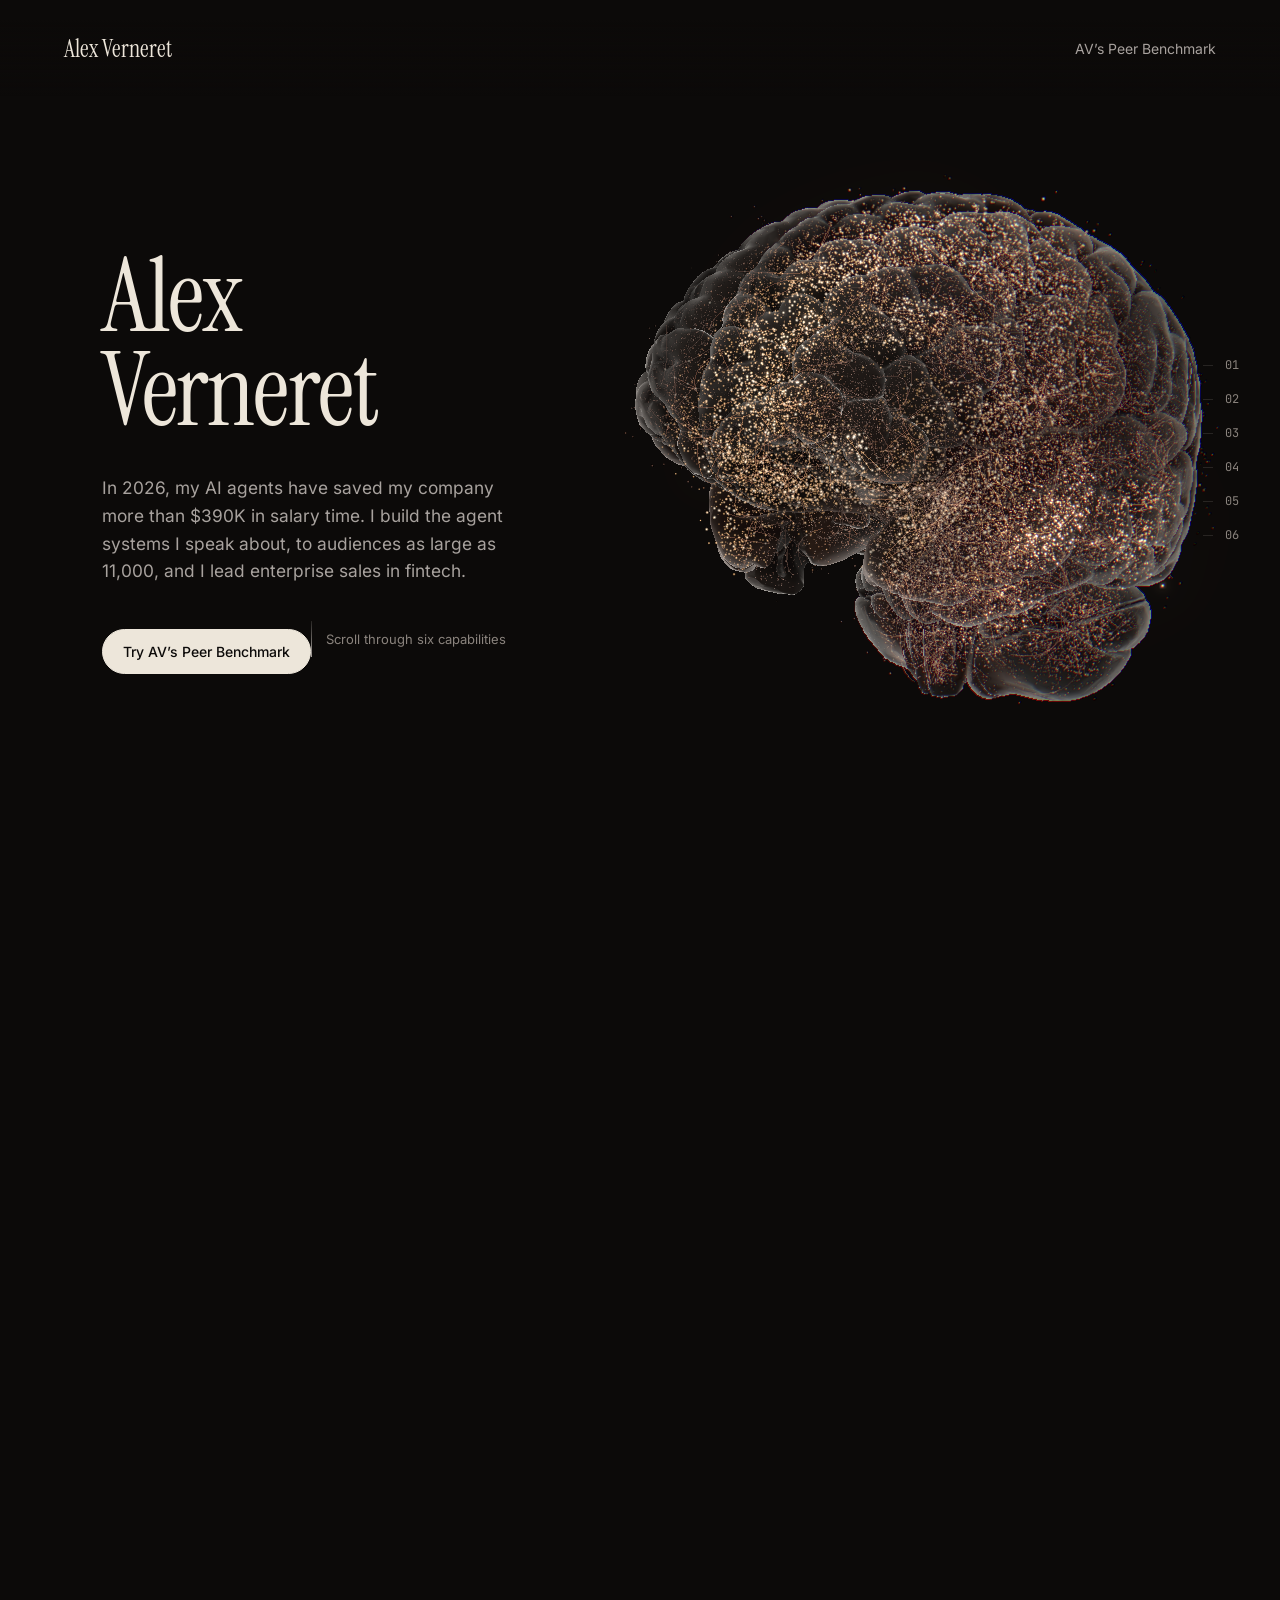
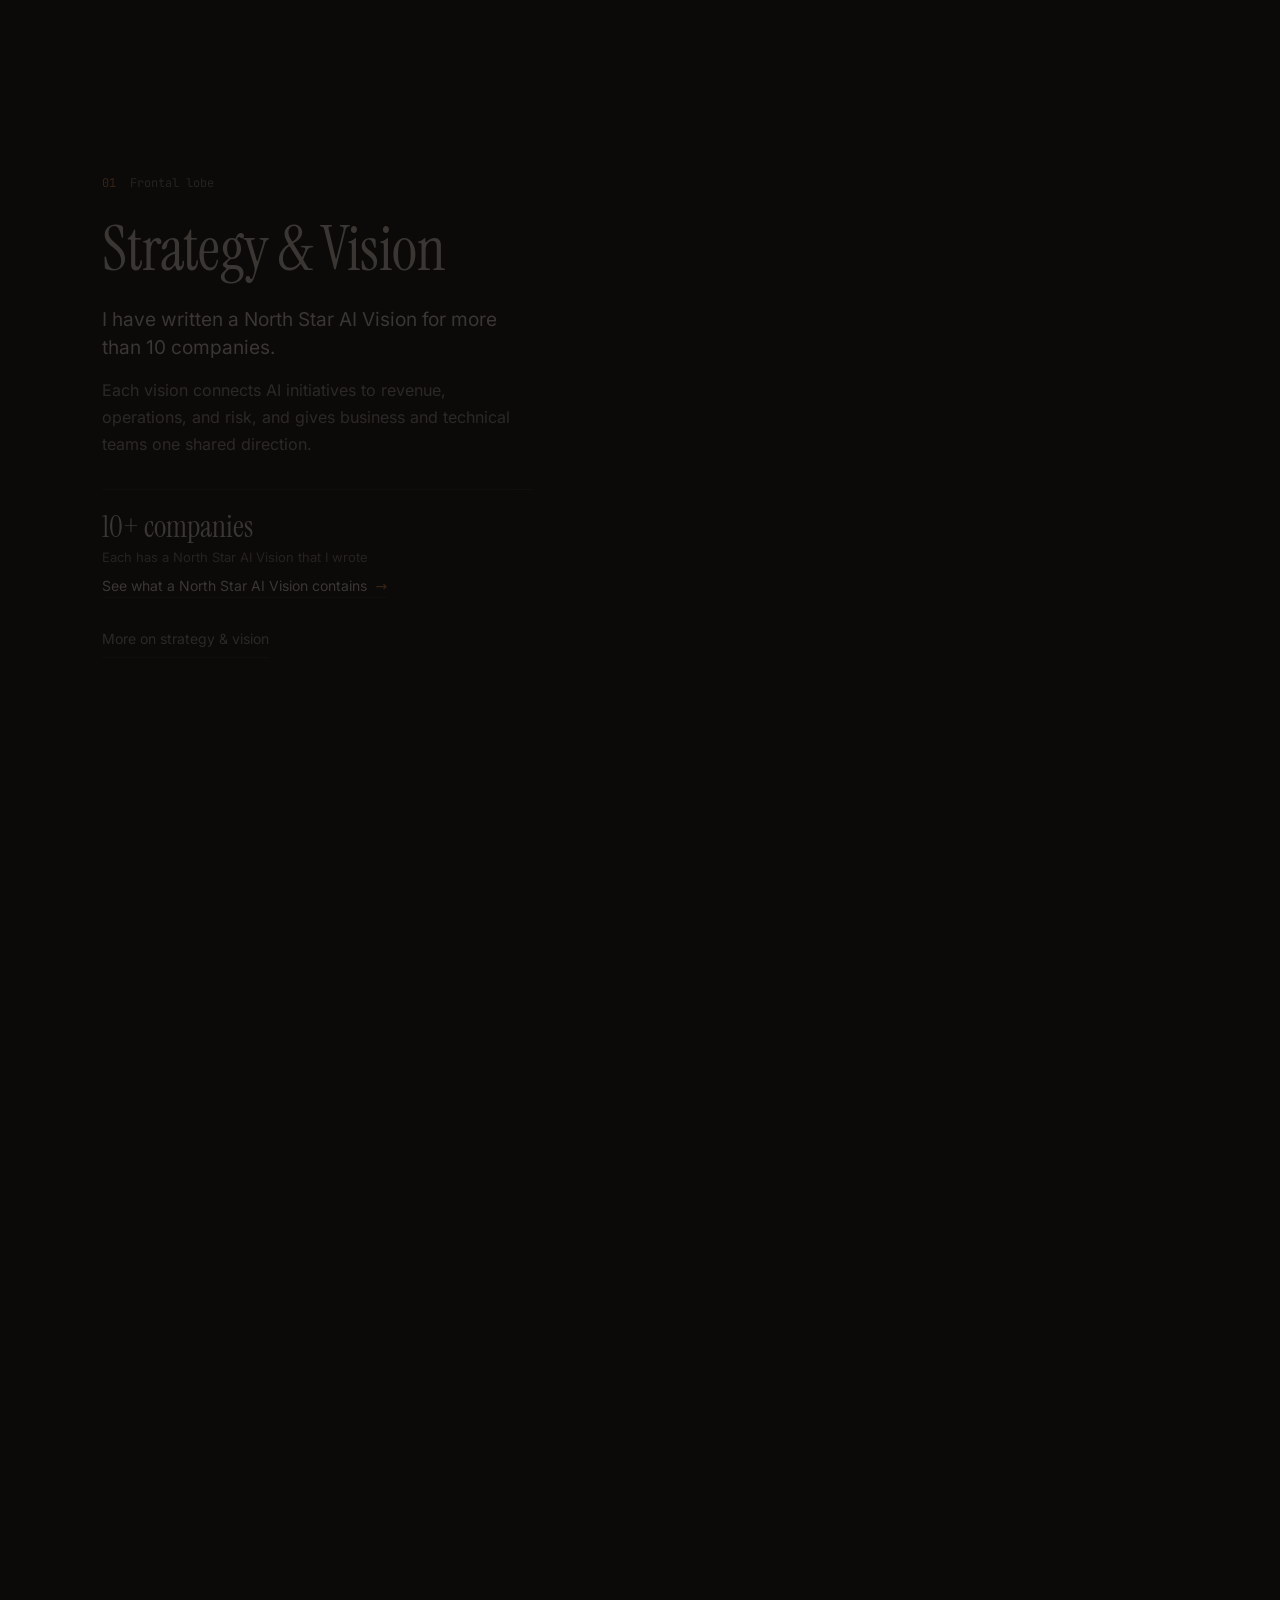
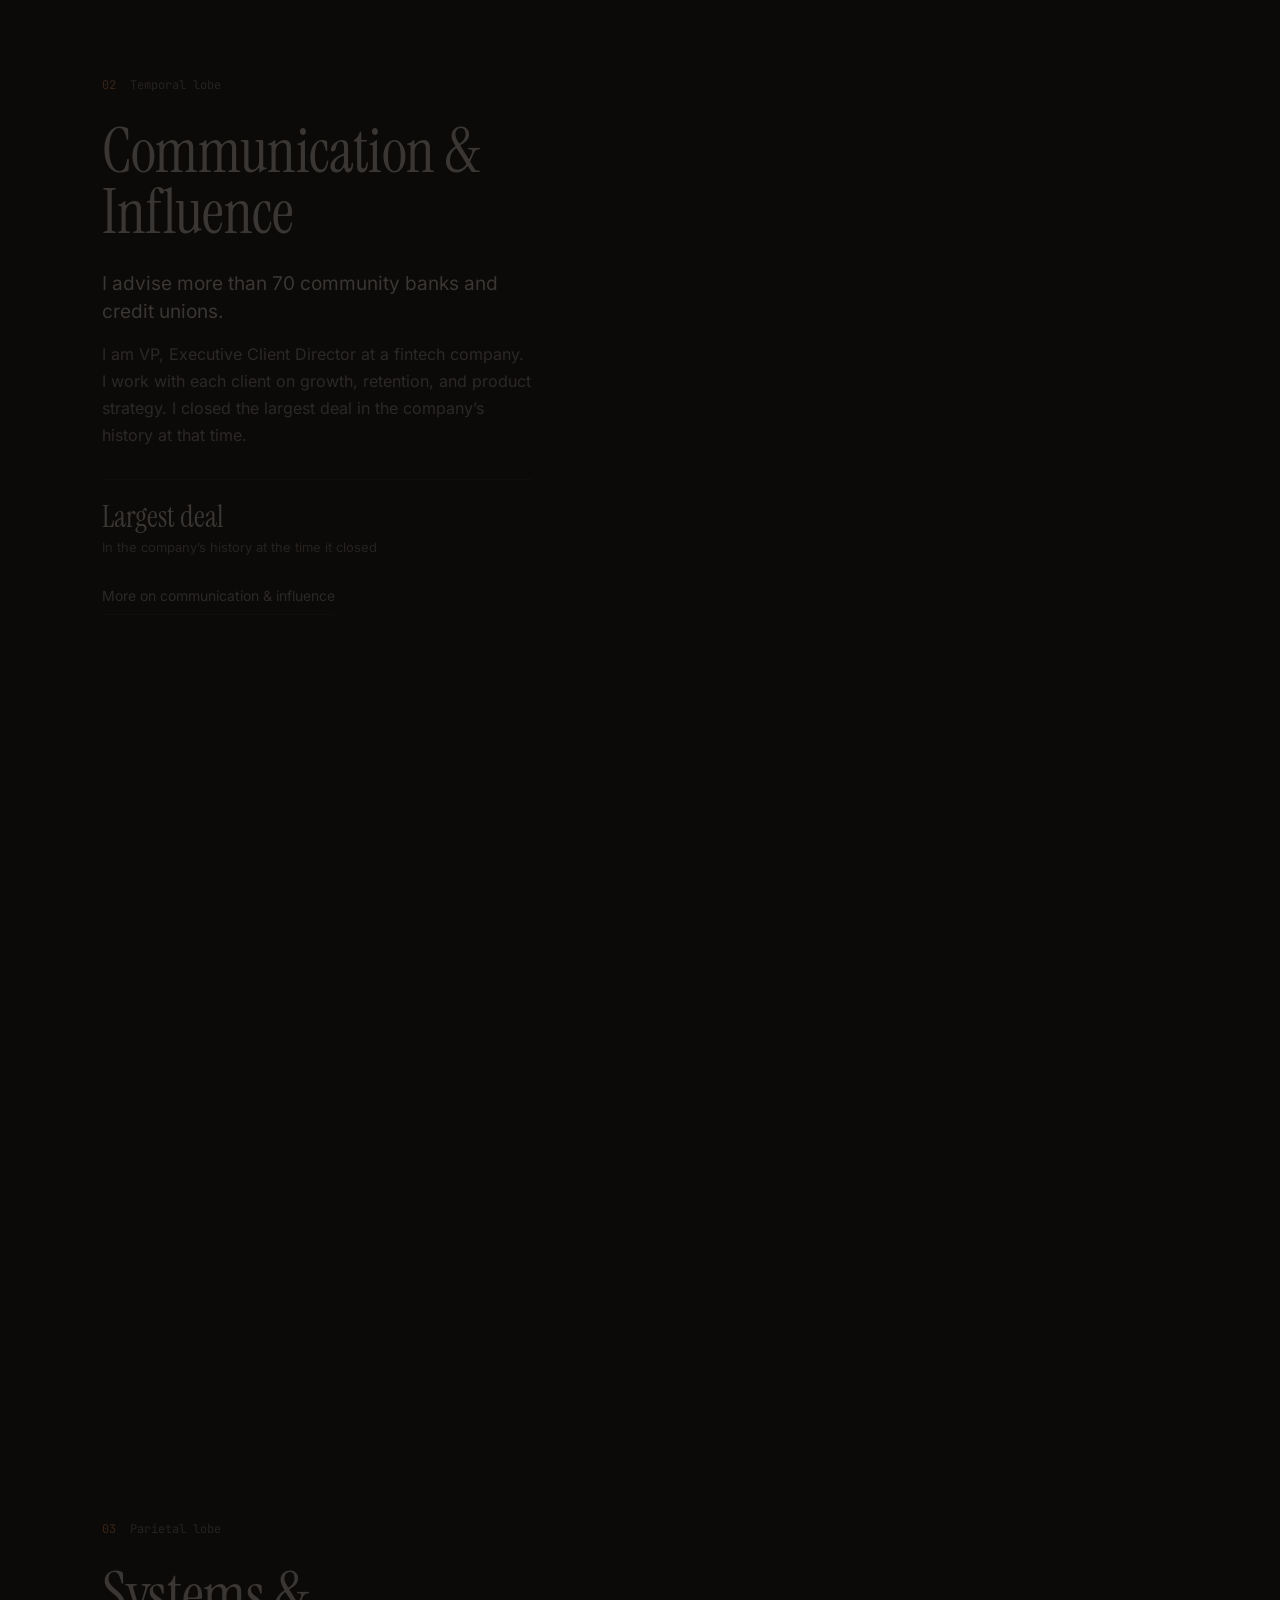
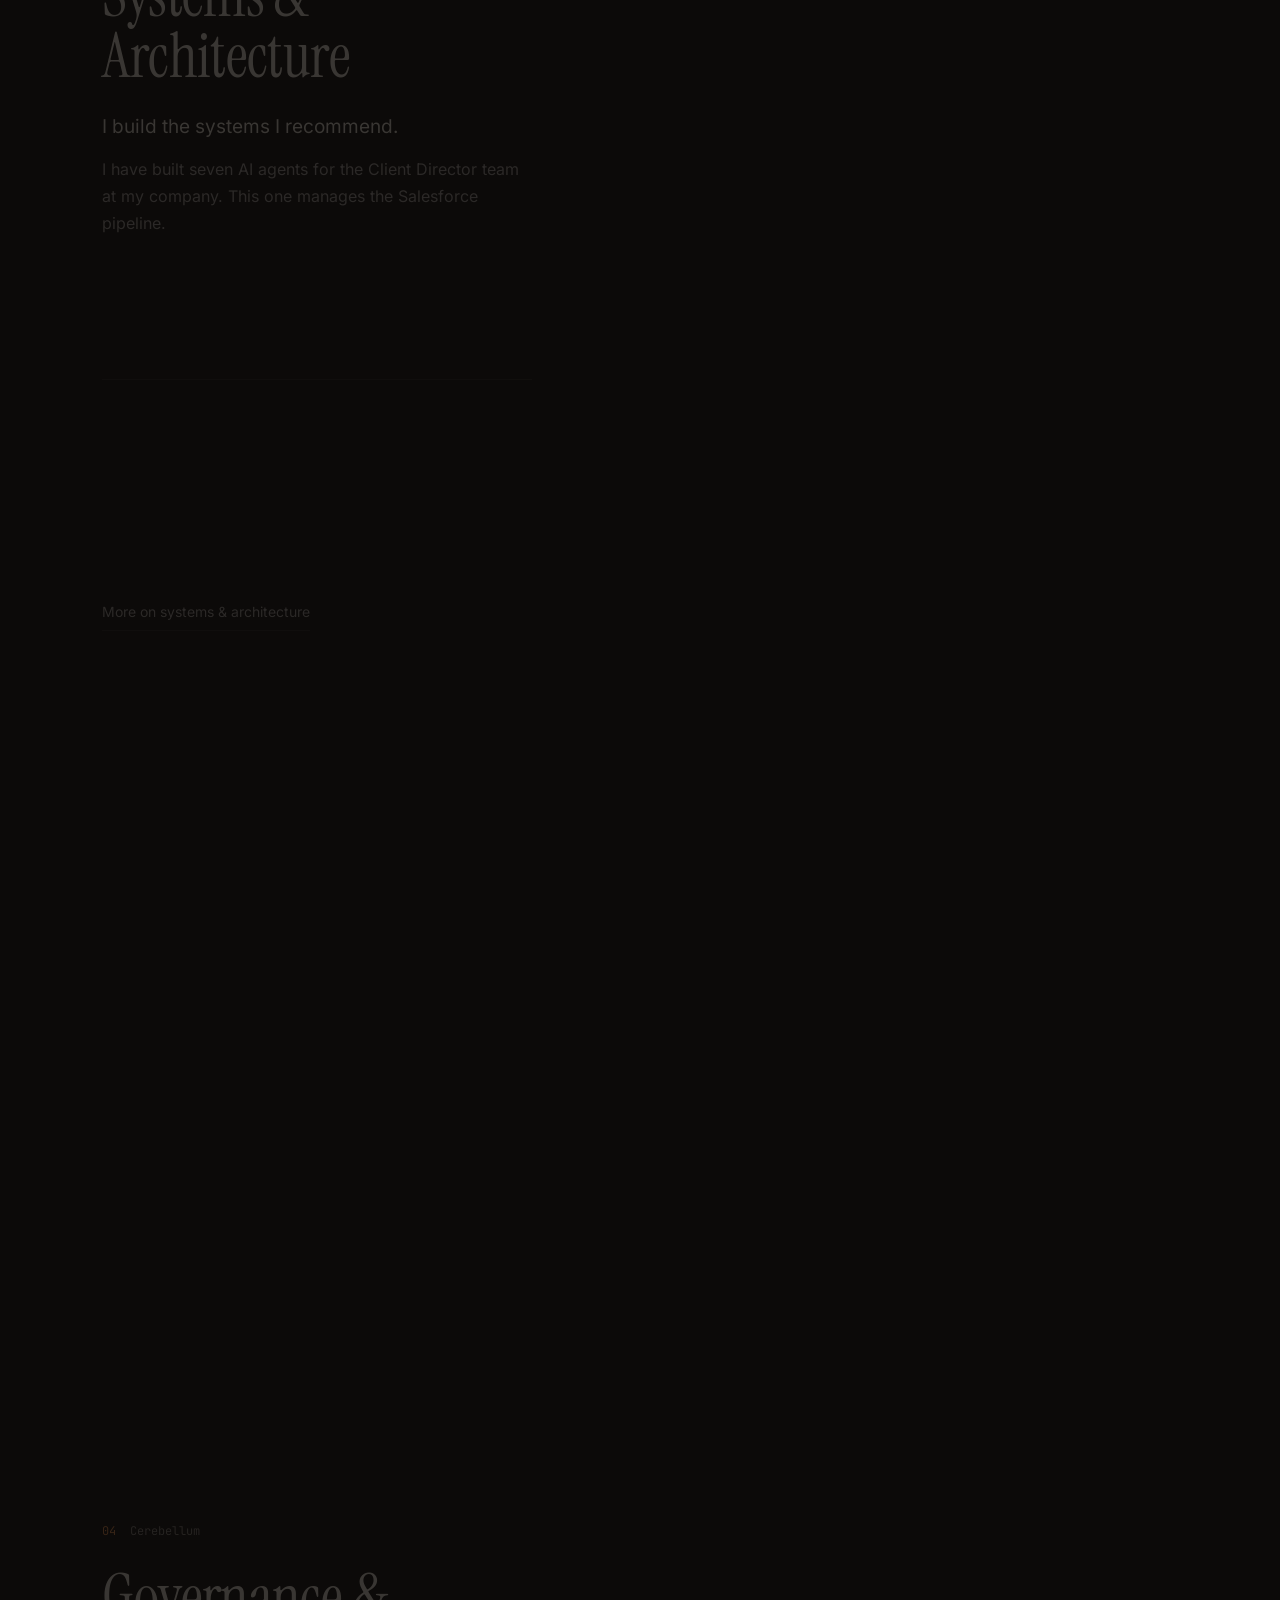
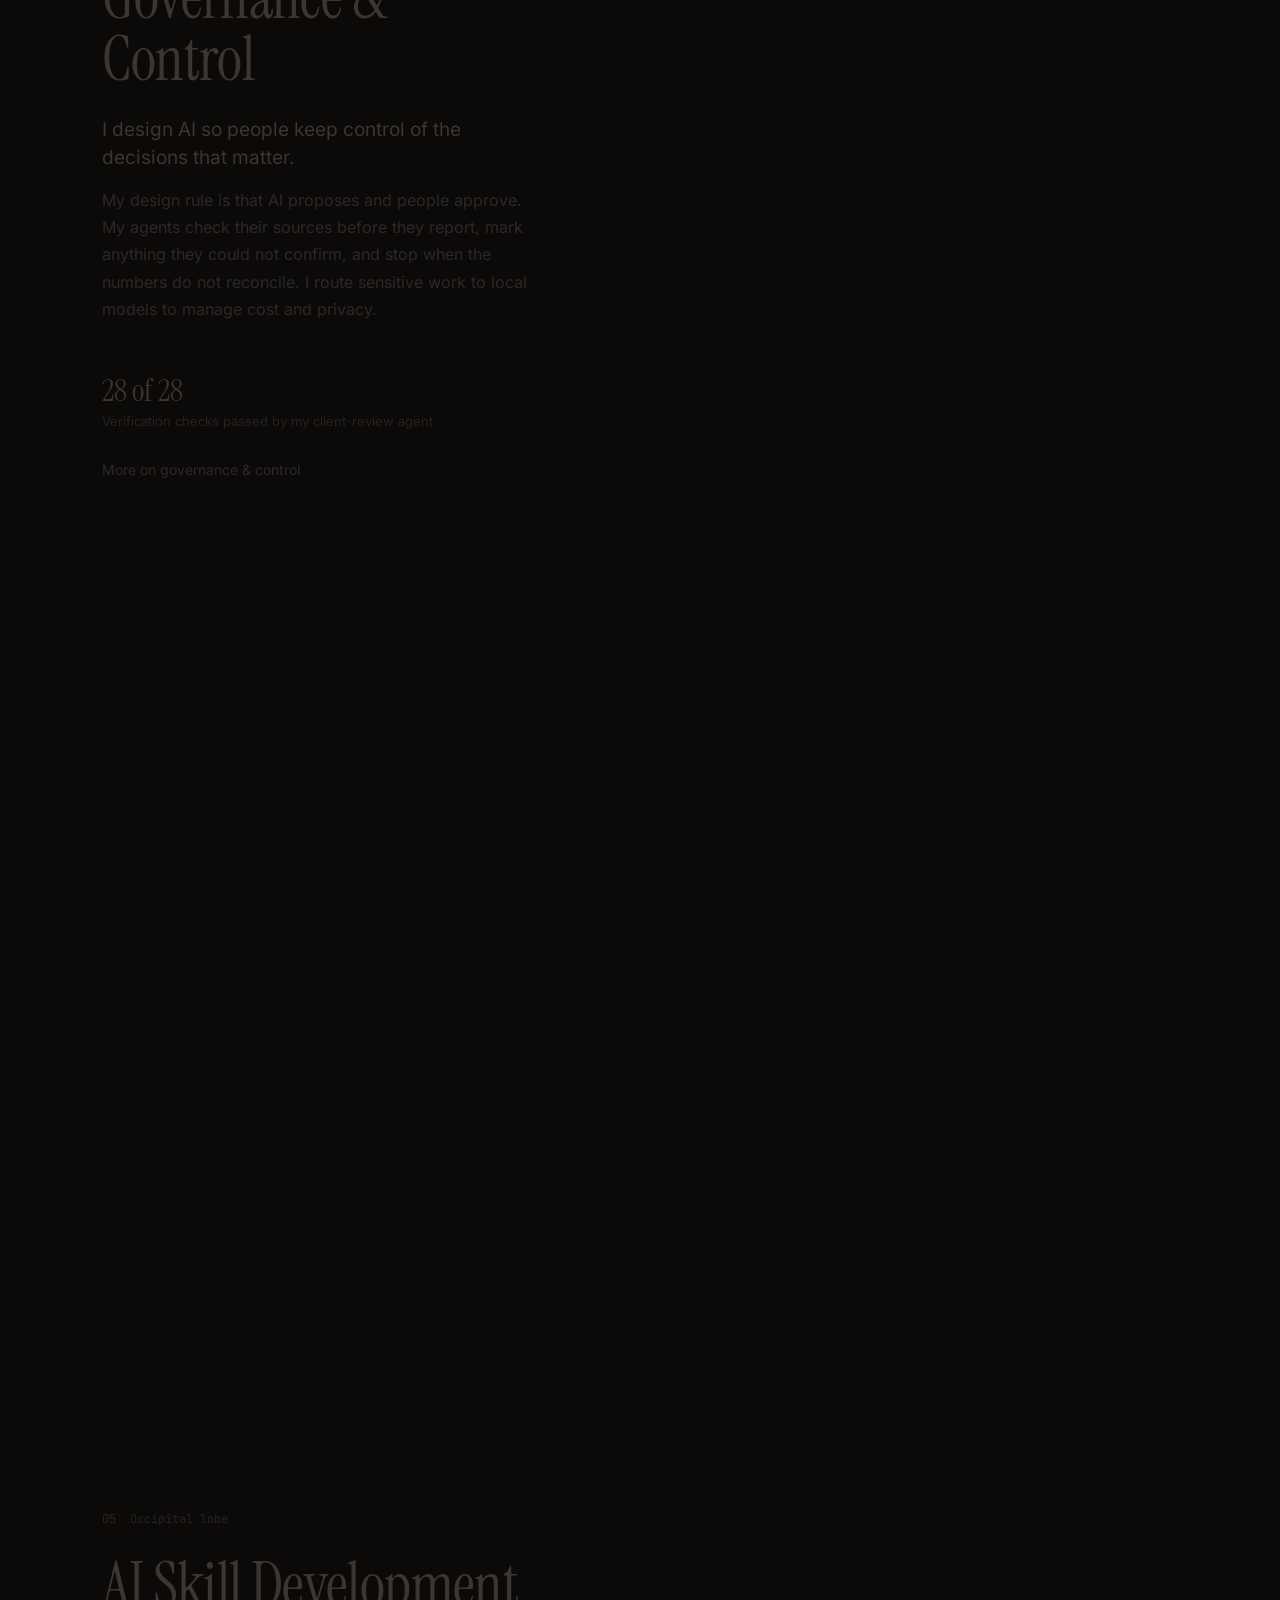
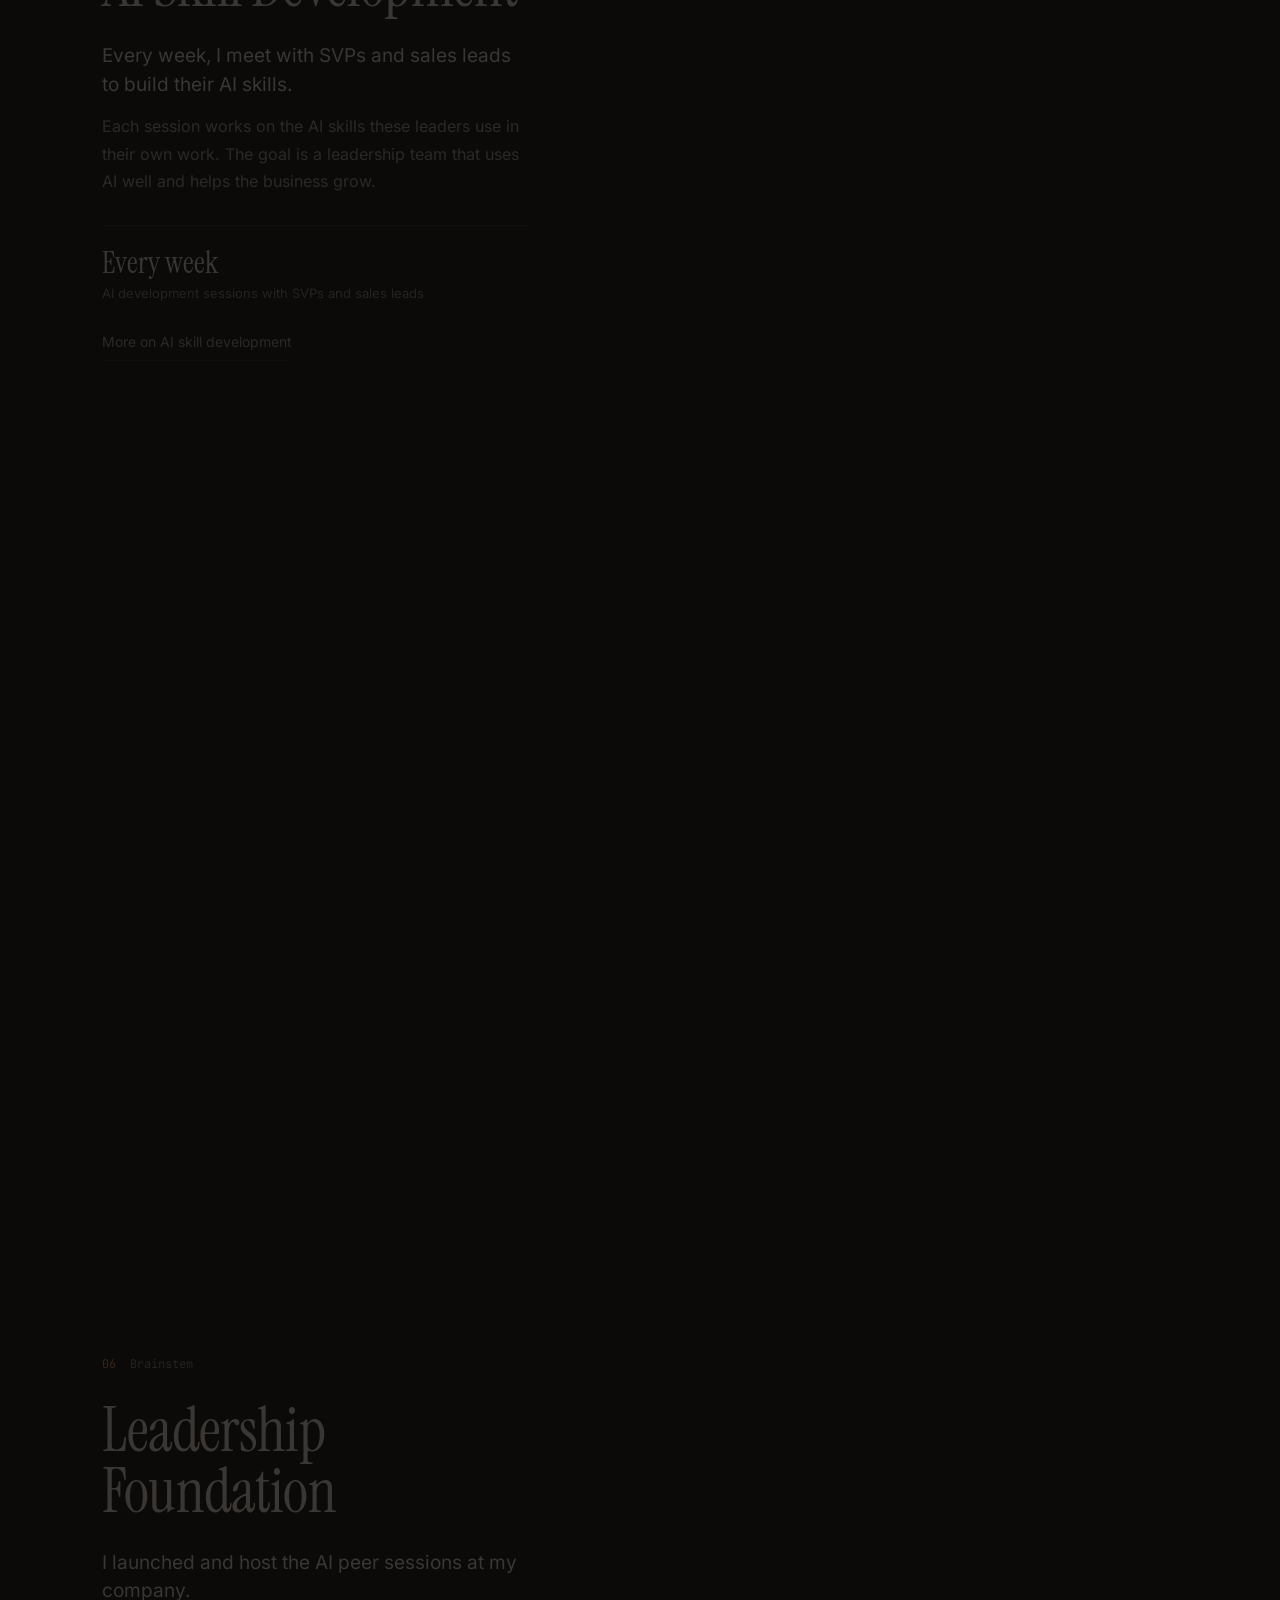
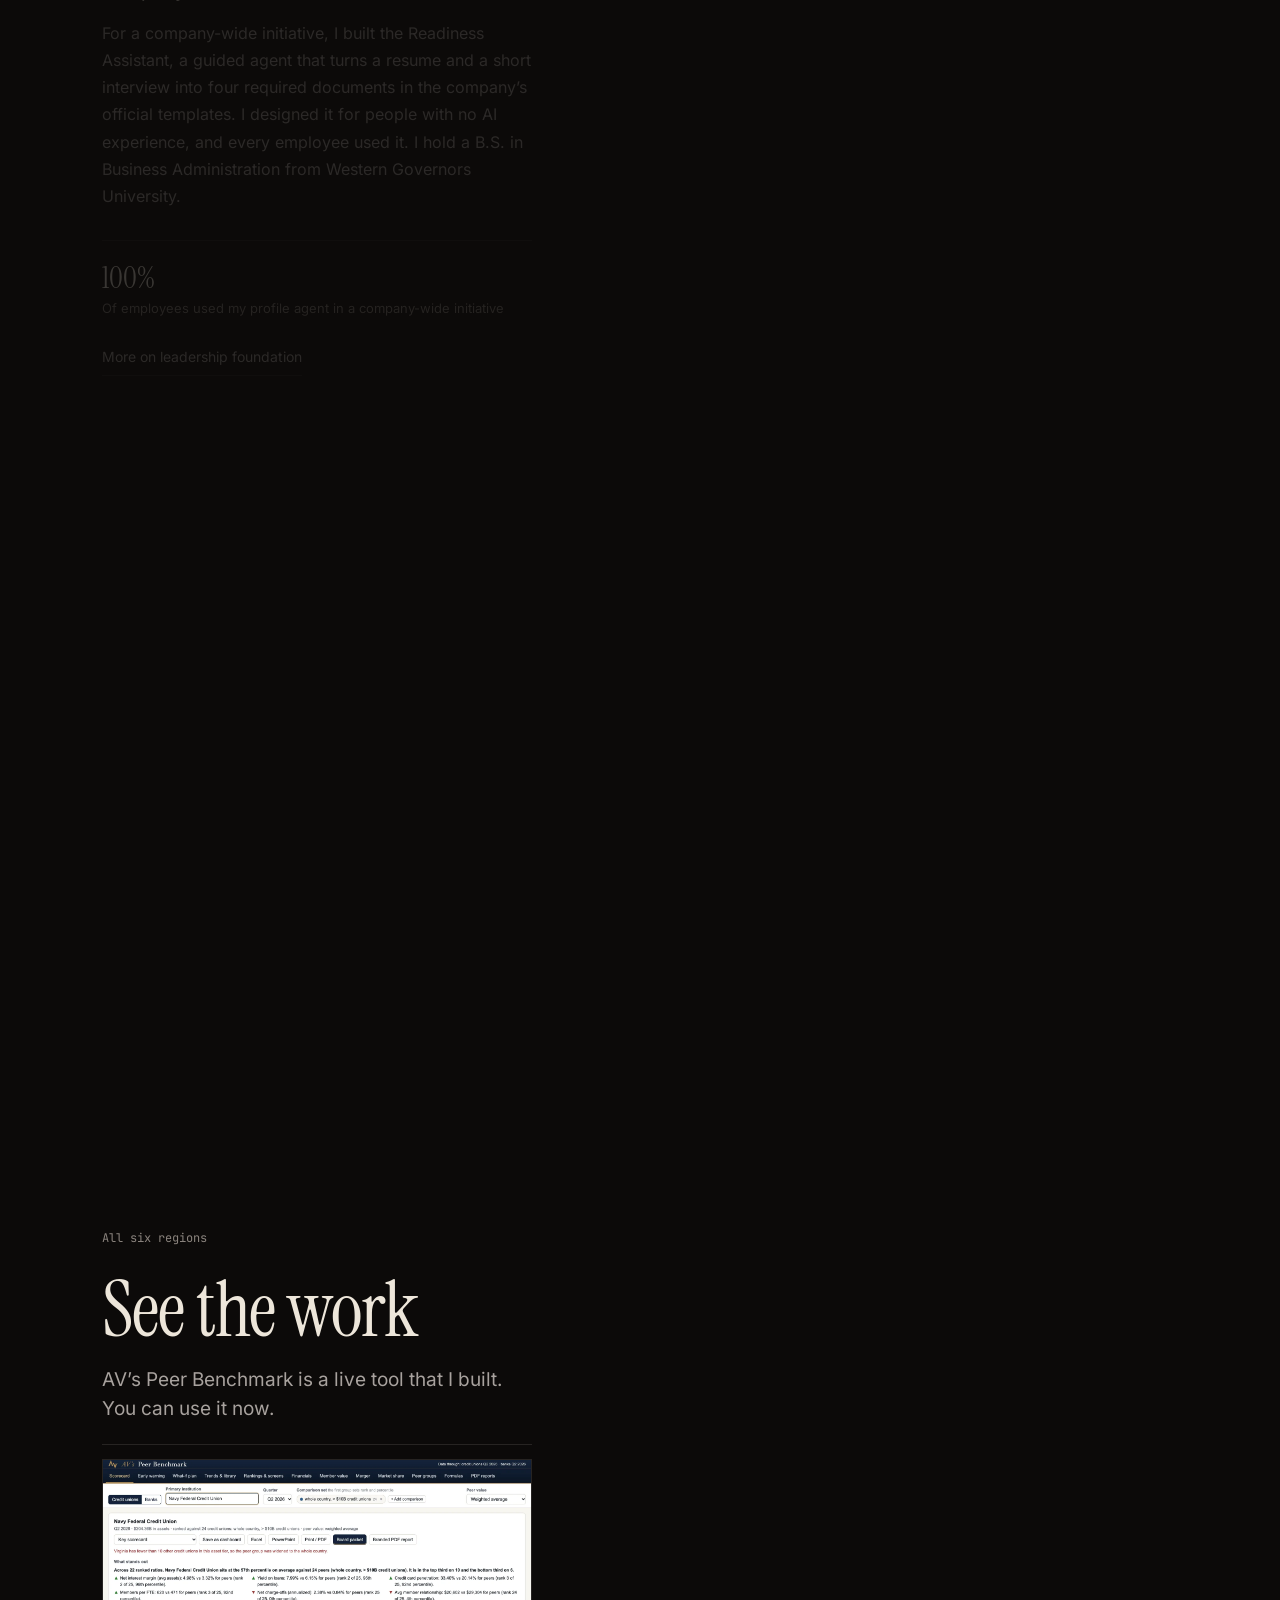
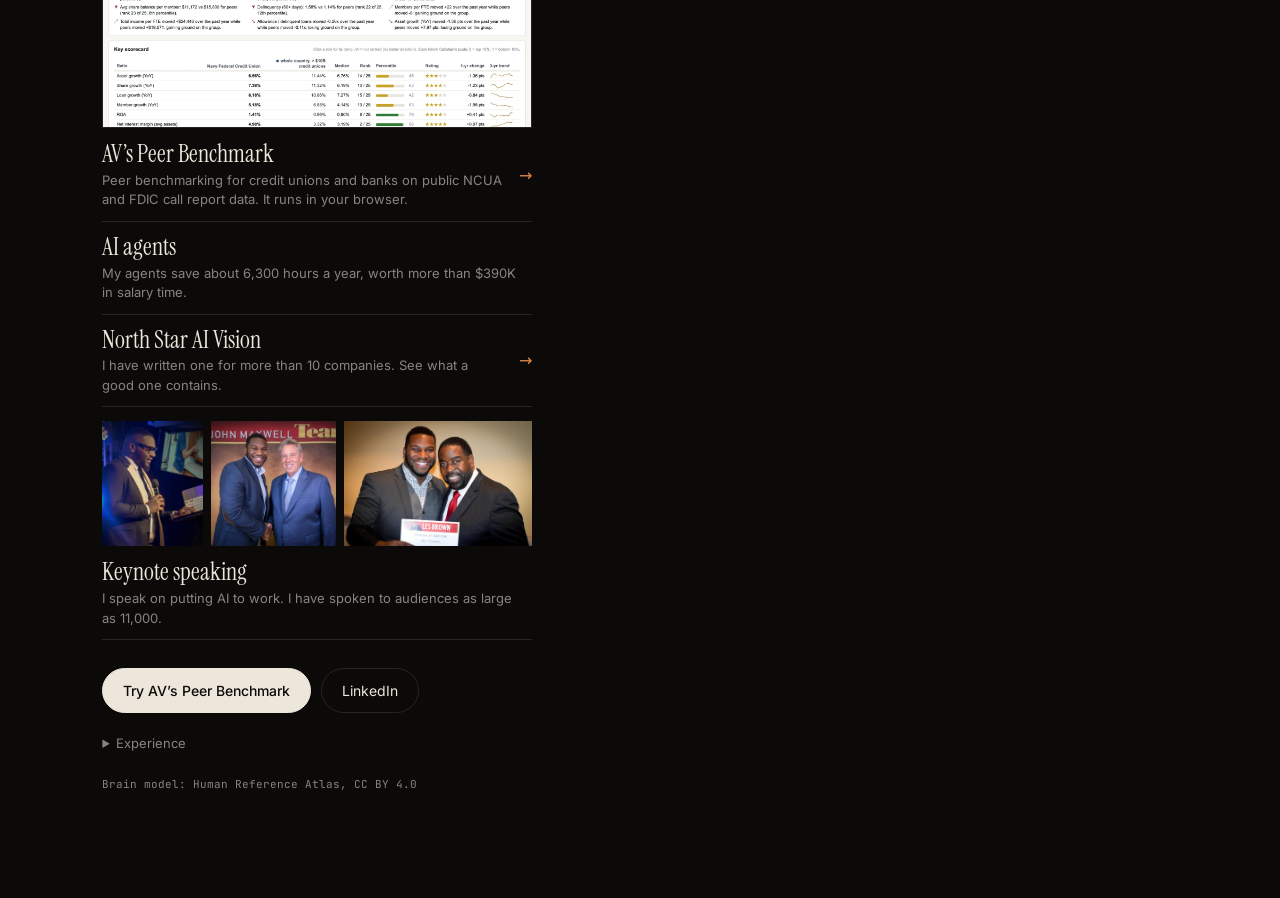
<file: index.html>
<!doctype html>
<html lang="en">
  <head>
    <meta charset="UTF-8" />
    <meta name="viewport" content="width=device-width, initial-scale=1.0" />
    <meta name="theme-color" content="#0c0a09" />
    <title>Alex Verneret | The Neural Core</title>
    <meta name="description" content="Alex Verneret: enterprise sales leader in fintech and builder of AI agents that client teams use every week. Explore strategy, communication, architecture, governance, AI skill development, and leadership." />
    <meta property="og:title" content="Alex Verneret | The Neural Core" />
    <meta property="og:description" content="Enterprise sales leader in fintech and builder of AI agents that client teams use every week." />
    <meta property="og:type" content="website" />
    <link rel="icon" type="image/svg+xml" href="/favicon.svg" />
    <script type="module" crossorigin src="/assets/index-Bpo3Nk-X.js"></script>
    <link rel="modulepreload" crossorigin href="/assets/rolldown-runtime-hePW80VL.js">
    <link rel="modulepreload" crossorigin href="/assets/styles-CGrTDCLs.js">
    <link rel="modulepreload" crossorigin href="/assets/three-Cj6g4mIY.js">
    <link rel="modulepreload" crossorigin href="/assets/motion-CDHbotNF.js">
    <link rel="stylesheet" crossorigin href="/assets/styles-2apB0pbK.css">
    <link rel="stylesheet" crossorigin href="/assets/index-CHUiSS9E.css">
  </head>
  <body>
    <div id="root"></div>
    <noscript>
      <main style="max-width:760px;margin:60px auto;padding:24px;font:18px/1.6 sans-serif">
        <h1>Alex Verneret</h1>
        <p>In 2026, my AI agents have saved my company more than $390K in salary time. I build the agent systems I speak about, to audiences as large as 11,000, and I lead enterprise sales in fintech.</p>
        <h2>Strategy &amp; Vision</h2><p>I have written a North Star AI Vision for more than 10 companies. Each one connects AI initiatives to revenue, operations, and risk.</p>
        <h2>Communication &amp; Influence</h2><p>I am VP, Executive Client Director at a fintech company. I advise more than 70 community banks and credit unions. I closed the largest deal in the company’s history at that time.</p>
        <h2>Systems &amp; Architecture</h2><p>I have built seven AI agents for the Client Director team at my company. The pipeline review agent cut weekly pipeline review from two to three hours to under 10 minutes, and 90% of Client Directors used it within the first week. I am also developing claudeclaw, an agent orchestration framework on the Claude SDK.</p>
        <h2>Governance &amp; Control</h2><p>AI proposes, people approve. My agents check their sources, flag what they could not confirm, and stop when numbers do not reconcile. One client-review agent passed 28 of 28 verification checks.</p>
        <h2>AI Skill Development</h2><p>Every week, I meet with SVPs and sales leads to build their AI skills. Each session works on the AI skills these leaders use in their own work.</p>
        <h2>Leadership Foundation</h2><p>I launched and host the AI peer sessions at my company. For a company-wide initiative, I built a guided profile agent that every employee used. I hold a B.S. in Business Administration from Western Governors University (2026).</p>
        <h2>Experience</h2><p>Keynote Speaker, AV Speaks (2015 – Present). VP, Executive Client Director, Kasasa (Nov 2024 – Present). Education Consultant, Fidelity Investments (Mar 2021 – Nov 2024). Financial Solutions Advisor, Merrill Lynch / Bank of America (Feb 2020 – Mar 2021). Private Client Banker, JPMorgan Chase (Jun 2018 – Feb 2020).</p>
        <p>Project: <a href="https://benchmark.avspeaks.me/">AV’s Peer Benchmark</a>, peer benchmarking for credit unions and banks on public call report data.</p>
        <p><a href="https://www.linkedin.com/in/alexverneret/">LinkedIn</a></p>
        <p>Brain model: Human Reference Atlas (HuBMAP), CC BY 4.0.</p>
      </main>
    </noscript>
  </body>
</html>
</file>
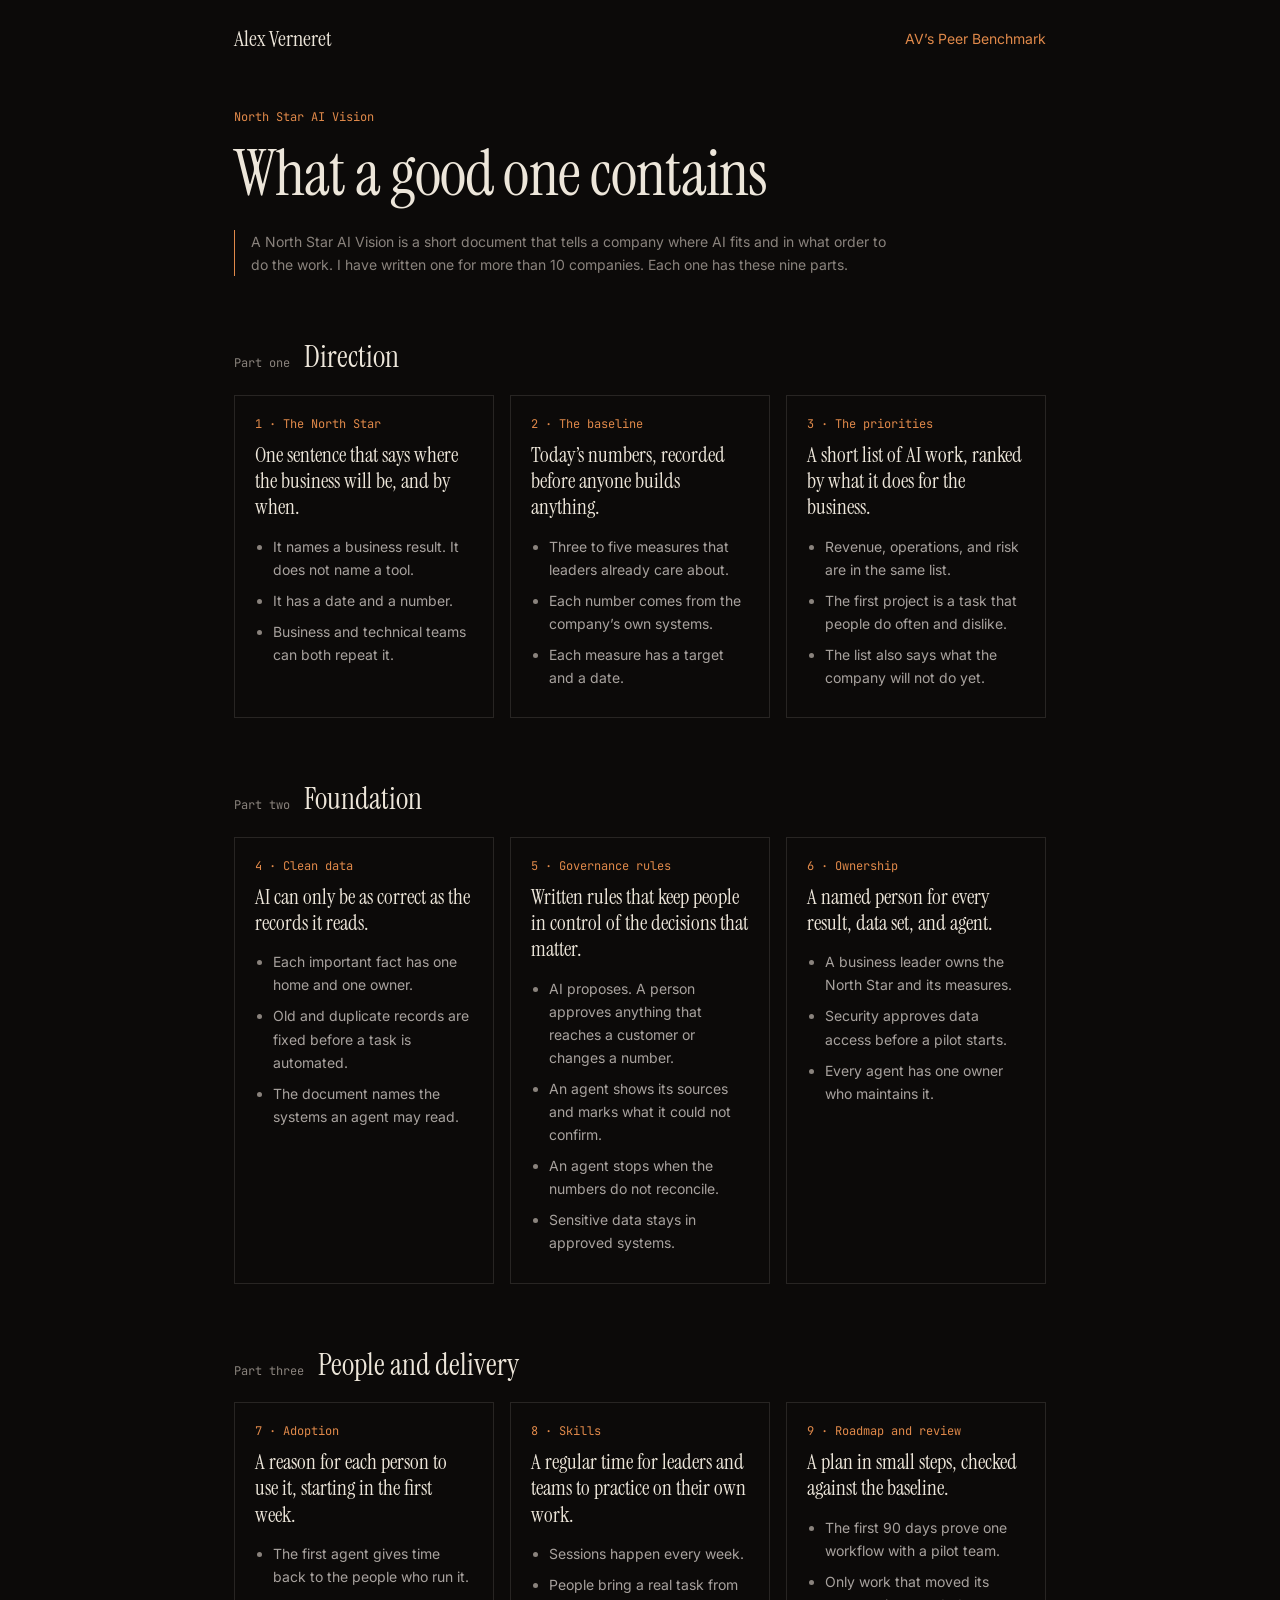
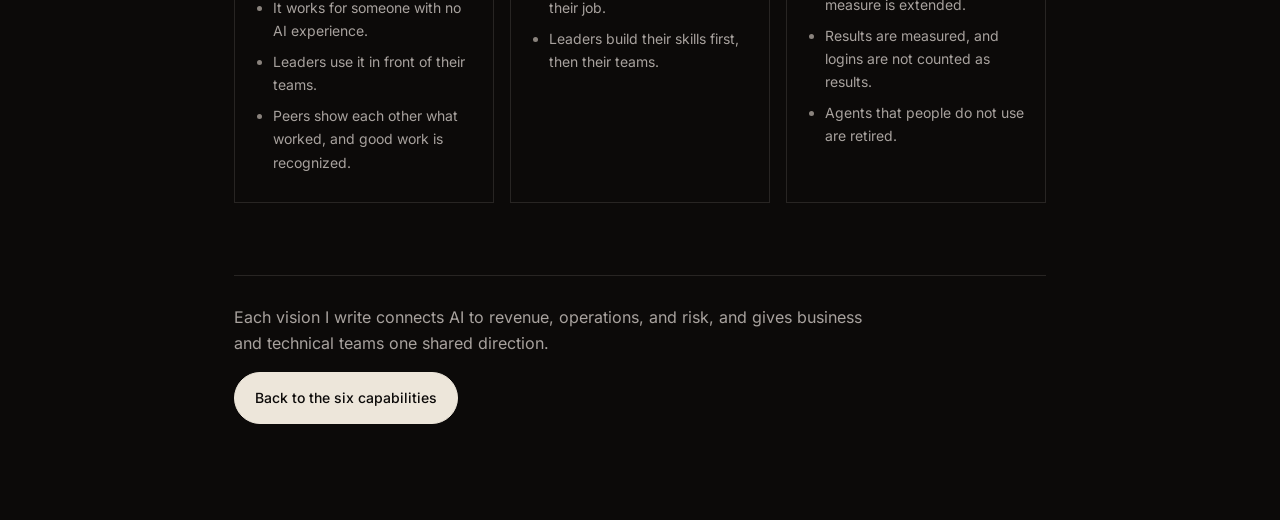
<file: north-star.html>
<!doctype html>
<html lang="en">
  <head>
    <meta charset="UTF-8" />
    <meta name="viewport" content="width=device-width, initial-scale=1.0" />
    <meta name="theme-color" content="#0c0a09" />
    <title>What a North Star AI Vision contains | Alex Verneret</title>
    <meta name="description" content="The nine parts of a good North Star AI Vision, from Alex Verneret: direction, clean data, governance, ownership, adoption, skills, and a plan that is measured." />
    <link rel="icon" type="image/svg+xml" href="/favicon.svg" />
    <script type="module" crossorigin src="/assets/styles-CGrTDCLs.js"></script>
    <link rel="stylesheet" crossorigin href="/assets/styles-2apB0pbK.css">
    <link rel="stylesheet" crossorigin href="/assets/north-star-N1Zjwmo0.css">
  </head>
  <body class="ns">
    <header class="ns-top">
      <a href="./">Alex Verneret</a>
      <a href="https://benchmark.avspeaks.me/" target="_blank" rel="noopener noreferrer">AV’s Peer Benchmark</a>
    </header>
    <main>
      <p class="ns-kicker">North Star AI Vision</p>
      <h1>What a good one contains</h1>
      <p class="ns-note">A North Star AI Vision is a short document that tells a company where AI fits and in what order to do the work. I have written one for more than 10 companies. Each one has these nine parts.</p>

      <section>
        <h2><span>Part one</span>Direction</h2>
        <div class="ns-cards">
          <article>
            <h3>1 · The North Star</h3>
            <p class="ns-goal">One sentence that says where the business will be, and by when.</p>
            <ul>
              <li>It names a business result. It does not name a tool.</li>
              <li>It has a date and a number.</li>
              <li>Business and technical teams can both repeat it.</li>
            </ul>
          </article>
          <article>
            <h3>2 · The baseline</h3>
            <p class="ns-goal">Today’s numbers, recorded before anyone builds anything.</p>
            <ul>
              <li>Three to five measures that leaders already care about.</li>
              <li>Each number comes from the company’s own systems.</li>
              <li>Each measure has a target and a date.</li>
            </ul>
          </article>
          <article>
            <h3>3 · The priorities</h3>
            <p class="ns-goal">A short list of AI work, ranked by what it does for the business.</p>
            <ul>
              <li>Revenue, operations, and risk are in the same list.</li>
              <li>The first project is a task that people do often and dislike.</li>
              <li>The list also says what the company will not do yet.</li>
            </ul>
          </article>
        </div>
      </section>

      <section>
        <h2><span>Part two</span>Foundation</h2>
        <div class="ns-cards">
          <article>
            <h3>4 · Clean data</h3>
            <p class="ns-goal">AI can only be as correct as the records it reads.</p>
            <ul>
              <li>Each important fact has one home and one owner.</li>
              <li>Old and duplicate records are fixed before a task is automated.</li>
              <li>The document names the systems an agent may read.</li>
            </ul>
          </article>
          <article>
            <h3>5 · Governance rules</h3>
            <p class="ns-goal">Written rules that keep people in control of the decisions that matter.</p>
            <ul>
              <li>AI proposes. A person approves anything that reaches a customer or changes a number.</li>
              <li>An agent shows its sources and marks what it could not confirm.</li>
              <li>An agent stops when the numbers do not reconcile.</li>
              <li>Sensitive data stays in approved systems.</li>
            </ul>
          </article>
          <article>
            <h3>6 · Ownership</h3>
            <p class="ns-goal">A named person for every result, data set, and agent.</p>
            <ul>
              <li>A business leader owns the North Star and its measures.</li>
              <li>Security approves data access before a pilot starts.</li>
              <li>Every agent has one owner who maintains it.</li>
            </ul>
          </article>
        </div>
      </section>

      <section>
        <h2><span>Part three</span>People and delivery</h2>
        <div class="ns-cards">
          <article>
            <h3>7 · Adoption</h3>
            <p class="ns-goal">A reason for each person to use it, starting in the first week.</p>
            <ul>
              <li>The first agent gives time back to the people who run it.</li>
              <li>It works for someone with no AI experience.</li>
              <li>Leaders use it in front of their teams.</li>
              <li>Peers show each other what worked, and good work is recognized.</li>
            </ul>
          </article>
          <article>
            <h3>8 · Skills</h3>
            <p class="ns-goal">A regular time for leaders and teams to practice on their own work.</p>
            <ul>
              <li>Sessions happen every week.</li>
              <li>People bring a real task from their job.</li>
              <li>Leaders build their skills first, then their teams.</li>
            </ul>
          </article>
          <article>
            <h3>9 · Roadmap and review</h3>
            <p class="ns-goal">A plan in small steps, checked against the baseline.</p>
            <ul>
              <li>The first 90 days prove one workflow with a pilot team.</li>
              <li>Only work that moved its measure is extended.</li>
              <li>Results are measured, and logins are not counted as results.</li>
              <li>Agents that people do not use are retired.</li>
            </ul>
          </article>
        </div>
      </section>

      <footer class="ns-foot">
        <p>Each vision I write connects AI to revenue, operations, and risk, and gives business and technical teams one shared direction.</p>
        <a class="button primary" href="./">Back to the six capabilities</a>
      </footer>
    </main>
  </body>
</html>
</file>
<file: assets/styles-2apB0pbK.css>
@font-face{font-family:Instrument Serif;font-style:normal;font-display:swap;font-weight:400;src:url(/assets/instrument-serif-latin-ext-400-normal-C2je3j2s.woff2)format("woff2"),url(/assets/instrument-serif-latin-ext-400-normal-CFCUzsTy.woff)format("woff");unicode-range:U+100-2BA,U+2BD-2C5,U+2C7-2CC,U+2CE-2D7,U+2DD-2FF,U+304,U+308,U+329,U+1D00-1DBF,U+1E00-1E9F,U+1EF2-1EFF,U+2020,U+20A0-20AB,U+20AD-20C0,U+2113,U+2C60-2C7F,U+A720-A7FF}@font-face{font-family:Instrument Serif;font-style:normal;font-display:swap;font-weight:400;src:url(/assets/instrument-serif-latin-400-normal-DnYpCC2O.woff2)format("woff2"),url(/assets/instrument-serif-latin-400-normal-BVbkICAY.woff)format("woff");unicode-range:U+??,U+131,U+152-153,U+2BB-2BC,U+2C6,U+2DA,U+2DC,U+304,U+308,U+329,U+2000-206F,U+20AC,U+2122,U+2191,U+2193,U+2212,U+2215,U+FEFF,U+FFFD}@font-face{font-family:Inter Variable;font-style:normal;font-display:swap;font-weight:100 900;src:url(/assets/inter-cyrillic-ext-wght-normal-BOeWTOD4.woff2)format("woff2-variations");unicode-range:U+460-52F,U+1C80-1C8A,U+20B4,U+2DE0-2DFF,U+A640-A69F,U+FE2E-FE2F}@font-face{font-family:Inter Variable;font-style:normal;font-display:swap;font-weight:100 900;src:url(/assets/inter-cyrillic-wght-normal-DqGufNeO.woff2)format("woff2-variations");unicode-range:U+301,U+400-45F,U+490-491,U+4B0-4B1,U+2116}@font-face{font-family:Inter Variable;font-style:normal;font-display:swap;font-weight:100 900;src:url(/assets/inter-greek-ext-wght-normal-DlzME5K_.woff2)format("woff2-variations");unicode-range:U+1F??}@font-face{font-family:Inter Variable;font-style:normal;font-display:swap;font-weight:100 900;src:url(/assets/inter-greek-wght-normal-CkhJZR-_.woff2)format("woff2-variations");unicode-range:U+370-377,U+37A-37F,U+384-38A,U+38C,U+38E-3A1,U+3A3-3FF}@font-face{font-family:Inter Variable;font-style:normal;font-display:swap;font-weight:100 900;src:url(/assets/inter-vietnamese-wght-normal-CBcvBZtf.woff2)format("woff2-variations");unicode-range:U+102-103,U+110-111,U+128-129,U+168-169,U+1A0-1A1,U+1AF-1B0,U+300-301,U+303-304,U+308-309,U+323,U+329,U+1EA0-1EF9,U+20AB}@font-face{font-family:Inter Variable;font-style:normal;font-display:swap;font-weight:100 900;src:url(/assets/inter-latin-ext-wght-normal-DO1Apj_S.woff2)format("woff2-variations");unicode-range:U+100-2BA,U+2BD-2C5,U+2C7-2CC,U+2CE-2D7,U+2DD-2FF,U+304,U+308,U+329,U+1D00-1DBF,U+1E00-1E9F,U+1EF2-1EFF,U+2020,U+20A0-20AB,U+20AD-20C0,U+2113,U+2C60-2C7F,U+A720-A7FF}@font-face{font-family:Inter Variable;font-style:normal;font-display:swap;font-weight:100 900;src:url(/assets/inter-latin-wght-normal-Dx4kXJAl.woff2)format("woff2-variations");unicode-range:U+??,U+131,U+152-153,U+2BB-2BC,U+2C6,U+2DA,U+2DC,U+304,U+308,U+329,U+2000-206F,U+20AC,U+2122,U+2191,U+2193,U+2212,U+2215,U+FEFF,U+FFFD}@font-face{font-family:JetBrains Mono Variable;font-style:normal;font-display:swap;font-weight:100 800;src:url([data-uri])format("woff2-variations");unicode-range:U+460-52F,U+1C80-1C8A,U+20B4,U+2DE0-2DFF,U+A640-A69F,U+FE2E-FE2F}@font-face{font-family:JetBrains Mono Variable;font-style:normal;font-display:swap;font-weight:100 800;src:url(/assets/jetbrains-mono-cyrillic-wght-normal-D73BlboJ.woff2)format("woff2-variations");unicode-range:U+301,U+400-45F,U+490-491,U+4B0-4B1,U+2116}@font-face{font-family:JetBrains Mono Variable;font-style:normal;font-display:swap;font-weight:100 800;src:url(/assets/jetbrains-mono-greek-wght-normal-Bw9x6K1M.woff2)format("woff2-variations");unicode-range:U+370-377,U+37A-37F,U+384-38A,U+38C,U+38E-3A1,U+3A3-3FF}@font-face{font-family:JetBrains Mono Variable;font-style:normal;font-display:swap;font-weight:100 800;src:url(/assets/jetbrains-mono-vietnamese-wght-normal-Bt-aOZkq.woff2)format("woff2-variations");unicode-range:U+102-103,U+110-111,U+128-129,U+168-169,U+1A0-1A1,U+1AF-1B0,U+300-301,U+303-304,U+308-309,U+323,U+329,U+1EA0-1EF9,U+20AB}@font-face{font-family:JetBrains Mono Variable;font-style:normal;font-display:swap;font-weight:100 800;src:url(/assets/jetbrains-mono-latin-ext-wght-normal-DBQx-q_a.woff2)format("woff2-variations");unicode-range:U+100-2BA,U+2BD-2C5,U+2C7-2CC,U+2CE-2D7,U+2DD-2FF,U+304,U+308,U+329,U+1D00-1DBF,U+1E00-1E9F,U+1EF2-1EFF,U+2020,U+20A0-20AB,U+20AD-20C0,U+2113,U+2C60-2C7F,U+A720-A7FF}@font-face{font-family:JetBrains Mono Variable;font-style:normal;font-display:swap;font-weight:100 800;src:url(/assets/jetbrains-mono-latin-wght-normal-B9CIFXIH.woff2)format("woff2-variations");unicode-range:U+??,U+131,U+152-153,U+2BB-2BC,U+2C6,U+2DA,U+2DC,U+304,U+308,U+329,U+2000-206F,U+20AC,U+2122,U+2191,U+2193,U+2212,U+2215,U+FEFF,U+FFFD}:root{--bg:#0c0a09;--ivory:#ede6da;--stone:#a8a29e;--dim:#8a837d;--line:#ede6da1f;--ember:#e0894a;--serif:"Instrument Serif", Georgia, serif;--sans:"Inter Variable", "Inter", system-ui, sans-serif;--mono:"JetBrains Mono Variable", ui-monospace, monospace;font-family:var(--sans);color:var(--stone);background:var(--bg);font-synthesis:none;text-rendering:optimizelegibility;-webkit-font-smoothing:antialiased}*{box-sizing:border-box}html{scroll-behavior:smooth}body{background:var(--bg);margin:0}button,a{-webkit-tap-highlight-color:transparent}button{font:inherit;color:inherit;cursor:pointer}button:disabled{cursor:default;opacity:.42}a{color:inherit;text-decoration:none}button:focus-visible,a:focus-visible{outline:1px solid var(--ember);outline-offset:6px}::selection{color:var(--bg);background:var(--ivory)}.sr-only{clip:rect(0, 0, 0, 0);white-space:nowrap;border:0;width:1px;height:1px;margin:-1px;padding:0;position:absolute;overflow:hidden}.skip-link{color:var(--ivory);z-index:100;background:#1c1917;padding:14px 20px;position:fixed;top:-100px;left:24px}.skip-link:focus{top:18px}.portfolio{overflow:clip}#story,.pin-spacer{pointer-events:none}h1,h2,p{margin-top:0}h1,h2{font-family:var(--serif);color:var(--ivory);font-weight:400}.site-header{z-index:20;background:linear-gradient(var(--bg) 20%, #0c0a0900);justify-content:space-between;align-items:center;height:96px;padding:0 5vw;display:flex;position:fixed;inset:0 0 auto}.wordmark{font-family:var(--serif);color:var(--ivory);font-size:24px}.site-header nav{align-items:center;gap:32px;display:flex}.header-button{color:var(--stone);background:0 0;border:0;padding:12px 0;font-size:14px}.header-button:hover,.header-contact:hover{color:var(--ivory)}.header-contact{color:var(--stone);font-size:14px}.scene{z-index:0;position:fixed;inset:0}.scene.is-hovered{cursor:pointer}.chapter{pointer-events:none;align-items:center;height:100svh;min-height:100svh;padding:120px 8vw 96px;display:flex;position:relative}.chapter-copy{pointer-events:auto;width:min(40%,540px)}.eyebrow{font-family:var(--mono);color:var(--dim);align-items:baseline;gap:14px;margin:0 0 28px;font-size:12px;display:flex}.chapter-number{color:var(--ember)}h1{letter-spacing:-.015em;margin:0 0 36px;font-size:clamp(72px,8vw,128px);line-height:.92}.hero-subhead{max-width:430px;color:var(--stone);margin-bottom:0;font-size:clamp(17px,1.35vw,20px);line-height:1.6}.scroll-cue{color:var(--dim);align-items:center;gap:14px;margin-top:36px;font-size:13px;display:inline-flex}.scroll-cue:hover{color:var(--ivory)}.scroll-mark{background:linear-gradient(var(--line), var(--stone));width:1px;height:36px;display:block;position:relative;overflow:hidden}.scroll-mark:after{content:"";background:var(--ivory);width:1px;height:12px;animation:2.6s ease-in-out infinite scroll-tick;position:absolute;top:-12px;left:0}.capability h2{letter-spacing:-.01em;margin-bottom:26px;font-size:clamp(48px,4.8vw,76px);line-height:1}.chapter-summary{color:var(--ivory);max-width:470px;margin-bottom:14px;font-size:19px;line-height:1.5}.chapter-detail{color:var(--stone);max-width:470px;margin-bottom:30px;font-size:16px;line-height:1.7}.proof{border-top:1px solid var(--line);flex-direction:column;align-items:flex-start;gap:6px;max-width:470px;padding-top:20px;display:flex}.proof strong{font-family:var(--serif);color:var(--ivory);font-size:30px;font-weight:400;line-height:1.1}.proof>span{color:var(--dim);font-size:13px}.agent-replay .chapter-detail{margin-bottom:14px}.flow{grid-template-columns:auto 64px auto 28px 1fr;align-items:center;max-width:470px;margin-bottom:16px;font-size:13px;display:grid}.flow-sources{margin:0;padding:0;list-style:none}.flow-sources li{height:28px;color:var(--stone);white-space:nowrap;align-items:center;gap:8px;display:flex}.flow-sources li:before{content:"";background:var(--ivory);border-radius:50%;width:5px;height:5px}.flow-lines{width:100%;height:112px;overflow:visible}.flow-lines path{fill:none;stroke:var(--ember);stroke-opacity:.7;stroke-width:1px;vector-effect:non-scaling-stroke;stroke-dasharray:1}.flow-agent{border:1px solid var(--ember);color:var(--ivory);white-space:nowrap;padding:7px 11px}.flow-link{background:var(--ember);opacity:.7;transform-origin:0;height:1px}.flow-out{color:var(--ivory);flex-direction:column;gap:3px;padding-left:10px;display:flex}.flow-out em{color:var(--stone);font-size:12px;font-style:normal}.timebars{gap:6px;padding-top:16px}.timebar{align-items:center;gap:14px;width:100%;display:flex}.timebar i{width:calc(var(--w) * .5);background:var(--dim);transform-origin:0;flex:none;height:2px}.timebar.now i{background:var(--ember)}.timebar span{color:var(--stone);font-size:14px}.agent-replay.wait :is(.flow-sources li,.flow-agent,.flow-link,.flow-out,.timebar>*,.timebars>span,.impact,.project-link){opacity:0}.agent-replay.wait .flow-lines path{stroke-dashoffset:1px}.agent-replay.play .flow-sources li{animation:replay-in .35s calc(.2s + var(--i) * .15s) both}.agent-replay.play .flow-lines path{animation:line-draw .6s calc(.8s + var(--i) * 80ms) ease-out both}.agent-replay.play .flow-agent{animation:.4s 1.4s both replay-in,1.4s ease-out 1.6s both agent-glow}.agent-replay.play .flow-link{animation:.35s ease-out 1.9s both bar-grow}.agent-replay.play .flow-out{animation:.4s 2.2s both replay-in}.agent-replay.play .timebar i{animation:.9s cubic-bezier(.2,.8,.2,1) 3s both bar-grow}.agent-replay.play .timebar.now i{animation-delay:3.5s}.agent-replay.play .timebar :is(span,strong){animation:.4s 3.3s both replay-in}.agent-replay.play .timebar.now strong{animation-delay:3.8s}.agent-replay.play .timebars>span{animation:.4s 4.1s both replay-in}.agent-replay.play .impact{animation:.5s 4.5s both replay-in}.agent-replay.play .project-link{animation:.5s 4.8s both replay-in}.text-button{border:0;border-bottom:1px solid var(--line);color:var(--stone);background:0 0;margin-top:22px;padding:10px 0;font-size:14px}.text-button:hover{color:var(--ivory);border-color:var(--stone)}.finale{height:auto}.hero-cta{margin-top:28px}.project-link{color:var(--ivory);border-bottom:1px solid var(--line);gap:8px;margin-top:12px;padding-bottom:3px;font-size:14px;text-decoration:none;display:inline-flex}.project-link i{color:var(--ember);font-style:normal;transition:transform .25s cubic-bezier(.2,.8,.2,1)}.project-link:hover i,.project-link:focus-visible i{transform:translate(4px)}.impact{color:var(--stone);max-width:470px;margin:10px 0 0;font-size:14px;line-height:1.5}.finale h2{letter-spacing:-.015em;margin-bottom:18px;font-size:clamp(56px,6vw,96px);line-height:.95}.finale-subhead{color:var(--stone);max-width:440px;margin-bottom:8px;font-size:19px;line-height:1.55}.invites{border-top:1px solid var(--line);max-width:500px;margin:20px 0 0;padding:0;list-style:none}.invites li>*{border-bottom:1px solid var(--line);color:var(--stone);grid-template-columns:1fr auto;column-gap:16px;padding:11px 0;text-decoration:none;display:grid}.invites strong{font:400 24px/1.15 var(--serif);color:var(--ivory)}.invites span{color:var(--dim);grid-column:1;margin-top:3px;font-size:13px;line-height:1.5}.invites i{color:var(--ember);grid-area:1/2/3;align-self:center;font-style:normal;transition:transform .25s cubic-bezier(.2,.8,.2,1)}.invites .gallery{grid-column:1/-1;gap:8px;margin-bottom:12px;display:flex}.invites .gallery img{flex:var(--ar) 1 0%;width:100%;min-width:0;height:auto;transition:filter .3s;display:block}.invites .featured :is(strong,span:not(.gallery)){grid-column:1}.invites .featured i{grid-area:2/2/4}.invites .featured a:hover img{filter:brightness(1.08)}.invites a:hover strong,.invites a:focus-visible strong{color:var(--ember)}.invites a:hover i,.invites a:focus-visible i{transform:translate(5px)}.resume{max-width:500px;margin-top:22px}.resume summary{cursor:pointer;width:-moz-fit-content;width:fit-content;color:var(--dim);font-size:13px}.resume summary:hover{color:var(--stone)}.experience{border-top:1px solid var(--line);max-width:500px;margin:12px 0 0;padding:0;list-style:none}.experience li{border-bottom:1px solid var(--line);color:var(--stone);grid-template-columns:132px 1fr;gap:14px;padding:9px 0;font-size:14px;line-height:1.45;display:grid}.experience strong{color:var(--ivory);font-weight:500}.experience-dates{font:11px/20px var(--mono);color:var(--dim)}.experience-result{color:var(--dim);font-size:13px}.contact-actions{flex-wrap:wrap;align-items:stretch;gap:10px;margin-top:28px;display:flex}.button{border:1px solid var(--line);color:var(--ivory);background:0 0;border-radius:999px;justify-content:center;align-items:center;padding:13px 20px;font-size:14px;transition:background .18s,border-color .18s;display:inline-flex}.button:hover:not(:disabled){border-color:var(--stone)}.button.primary{background:var(--ivory);color:var(--bg);border-color:var(--ivory);font-weight:500}.button.primary:hover:not(:disabled){background:#fff8ec}.finale-note{font-family:var(--mono);color:var(--dim);margin-top:26px;font-size:11px}.region-nav{z-index:10;flex-direction:column;gap:2px;display:flex;position:fixed;top:50%;right:3.2vw;transform:translateY(-50%)}.region-nav button{width:44px;height:32px;font:12px var(--mono);color:var(--dim);text-align:right;background:0 0;border:0;padding:0;position:relative}.region-nav button:before{content:"";background:var(--line);width:10px;height:1px;transition:width .2s,background .2s;position:absolute;top:50%;right:26px}.region-nav button:hover,.region-nav button:focus-visible{color:var(--ivory)}.region-nav button.active{color:var(--ember)}.region-nav button.active:before{background:var(--ember);width:22px}.region-nav-name{white-space:nowrap;opacity:0;pointer-events:none;font:13px var(--sans);color:var(--ivory);transition:opacity .16s;position:absolute;top:50%;right:60px;transform:translateY(-50%)}.region-nav button:hover .region-nav-name,.region-nav button:focus-visible .region-nav-name{opacity:1}.hover-label{z-index:15;pointer-events:none;border-left:1px solid var(--ember);background:#0c0a09d9;flex-direction:column;gap:4px;padding:10px 14px;display:flex;position:fixed}.hover-label span{font:11px var(--mono);color:var(--dim)}.hover-label strong{color:var(--ivory);font-size:14px;font-weight:500}.scene-loader{z-index:5;font:12px var(--mono);color:var(--dim);flex-direction:column;align-items:center;gap:16px;display:flex;position:fixed;top:50%;left:73%;transform:translate(-50%,-50%)}.loader-ring{border:1px solid var(--line);border-top-color:var(--stone);border-radius:50%;width:28px;height:28px;animation:1.4s linear infinite spin}.capability-panel{width:min(540px,100%);max-width:100%;height:100dvh;max-height:100dvh;color:var(--stone);border:0;border-left:1px solid var(--line);background:#12100ef7;margin:0;padding:40px 44px;font-size:16px;line-height:1.7;position:fixed;inset:0 0 0 auto;overflow-y:auto}.capability-panel[open]{animation:.4s cubic-bezier(.2,.8,.2,1) panel-in}.capability-panel::backdrop{background:#0c0a09bf}.panel-top{justify-content:space-between;align-items:center;margin-bottom:56px;display:flex}.panel-top .eyebrow{margin:0}.close-button{border:1px solid var(--line);color:var(--ivory);background:0 0;border-radius:999px;padding:7px 14px;font-size:13px}.capability-panel h2{margin-bottom:24px;font-size:48px;line-height:1}.panel-summary{color:var(--ivory);font-size:19px;line-height:1.5}.capability-panel ul{margin:28px 0;padding-left:18px}.capability-panel li{margin-bottom:10px;padding-left:6px}.capability-panel li::marker{color:var(--dim)}.stories h3{font:400 26px/1.15 var(--serif);color:var(--ivory);margin:32px 0 8px}.stories details{border-bottom:1px solid var(--line)}.stories summary{cursor:pointer;color:var(--ivory);padding:12px 0}.stories summary:hover{color:var(--ember)}.stories dl{margin:0 0 16px;font-size:14px;line-height:1.6}.stories dt{color:var(--dim);margin-top:12px;font-size:12px}.stories dd{margin:2px 0 0}.panel-proof{border-top:1px solid var(--line);border-bottom:1px solid var(--line);flex-direction:column;margin:28px 0;padding:22px 0;display:flex}.panel-proof strong{font:30px var(--serif);color:var(--ivory)}.panel-proof span{color:var(--dim);margin-top:6px;font-size:13px}.scene-unavailable{margin:0;padding:120px 8vw 0;font-size:14px}.reader-mode .chapter{border-bottom:1px solid var(--line);height:auto;min-height:auto;padding-top:88px;padding-bottom:88px}.reader-mode .hero{padding-top:170px}.reader-mode .chapter-copy{width:min(100%,720px);margin:0 auto}.reader-mode .chapter-detail,.reader-mode .proof,.reader-mode .chapter-summary{max-width:660px}.reader-mode .scroll-cue{display:none}.reader-mode .finale{padding-bottom:140px}@keyframes scroll-tick{0%{transform:translateY(0)}70%,to{transform:translateY(48px)}}@keyframes spin{to{transform:rotate(360deg)}}@keyframes replay-in{0%{opacity:0;transform:translateY(4px)}}@keyframes line-draw{0%{stroke-dashoffset:1px}to{stroke-dashoffset:0}}@keyframes agent-glow{0%{box-shadow:0 0 22px #e0894a8c}to{box-shadow:0 0 #e0894a00}}@keyframes bar-grow{0%{transform:scaleX(0)}}@keyframes panel-in{0%{opacity:0;transform:translate(40px)}to{opacity:1;transform:translate(0)}}@media (min-width:768px) and (max-height:820px){.chapter{padding-top:100px;padding-bottom:72px}.eyebrow{margin-bottom:20px}h1{margin-bottom:26px;font-size:clamp(64px,7vw,104px)}.scroll-cue{margin-top:36px}.capability h2{margin-bottom:18px;font-size:clamp(42px,4vw,60px)}.chapter-detail{margin-bottom:20px;line-height:1.6}.text-button{margin-top:14px}}@media (max-width:1100px) and (min-width:768px){.chapter{padding-left:6vw;padding-right:6vw}.chapter-copy{width:42%}}@media (max-width:767px){.site-header{height:72px;padding:0 6vw}.wordmark{font-size:21px}.site-header nav{gap:20px}.header-button,.header-contact{font-size:13px}.scene{height:38svh;transition:opacity .5s;top:72px;bottom:auto}.scene.is-finale{opacity:.18}.experience li{grid-template-columns:1fr;gap:2px}.invites .gallery{scroll-snap-type:x mandatory;scrollbar-width:none;margin-right:-24px;padding-right:24px;overflow-x:auto}.invites .gallery img{scroll-snap-align:start;flex:none;width:auto;height:170px}.chapter{align-items:flex-start;height:auto;min-height:100svh;padding:calc(38svh + 96px) 7vw 72px}.finale{padding-top:120px}.chapter-copy{width:100%}.eyebrow{margin-bottom:16px}h1{margin-bottom:20px;font-size:clamp(56px,16vw,84px)}.hero-subhead{max-width:340px;font-size:16px}.scroll-cue{margin-top:28px}.capability h2{margin-bottom:16px;font-size:clamp(38px,11vw,52px)}.chapter-summary{font-size:17px}.chapter-detail{font-size:15px;line-height:1.65}.proof strong{font-size:26px}.finale h2{font-size:clamp(56px,16vw,80px)}.finale-subhead{font-size:17px}.button{padding:12px 16px}.flow{grid-template-columns:auto 34px auto 14px 1fr;font-size:12px}.flow-sources li{gap:6px}.flow-agent{padding:6px 8px}.flow-out{padding-left:6px}.flow-out em{font-size:11px}.region-nav{gap:0;top:calc(72px + 19svh);right:3vw}.region-nav button{width:32px;height:26px;font-size:11px}.region-nav button:before,.region-nav-name{display:none}.scene-loader{top:calc(72px + 19svh);left:50%}.capability-panel{padding:28px 7vw}.panel-top{margin-bottom:40px}.capability-panel h2{font-size:40px}.reader-mode .chapter{padding:64px 7vw}.reader-mode .hero{padding-top:124px}.scene-unavailable{padding:96px 7vw 0}}@media (prefers-reduced-motion:reduce){html{scroll-behavior:auto}*,:before,:after{transition:none!important;animation:none!important}}@media print{:root,body{color:#1c1917;background:#fff}h1,h2,.chapter-summary,.proof strong{color:#1c1917}.scene,.site-header,.region-nav,.scroll-cue,.text-button,.contact-actions,dialog,.scene-loader,.hover-label,.flow,.timebar i{display:none!important}.pin-spacer{height:auto!important;padding:0!important}.chapter{break-inside:avoid;height:auto!important;min-height:0!important;padding:22px 0!important;position:static!important;transform:none!important}.chapter-copy{opacity:1!important;width:100%!important;transform:none!important}h1{font-size:44px}.capability h2,.finale h2{font-size:28px}.chapter-detail,.hero-subhead,.finale-subhead{color:#44403c;font-size:13px}.proof strong{font-size:20px!important}}.invites .gallery img:only-child{border:1px solid var(--line);flex:100%;width:100%;height:auto}
</file>
<file: assets/index-CHUiSS9E.css>
@font-face{font-family:Instrument Serif;font-style:italic;font-display:swap;font-weight:400;src:url(/assets/instrument-serif-latin-ext-400-italic-C9HzH3YL.woff2)format("woff2"),url(/assets/instrument-serif-latin-ext-400-italic-D7-lnxEk.woff)format("woff");unicode-range:U+100-2BA,U+2BD-2C5,U+2C7-2CC,U+2CE-2D7,U+2DD-2FF,U+304,U+308,U+329,U+1D00-1DBF,U+1E00-1E9F,U+1EF2-1EFF,U+2020,U+20A0-20AB,U+20AD-20C0,U+2113,U+2C60-2C7F,U+A720-A7FF}@font-face{font-family:Instrument Serif;font-style:italic;font-display:swap;font-weight:400;src:url(/assets/instrument-serif-latin-400-italic-DKMiL14s.woff2)format("woff2"),url(/assets/instrument-serif-latin-400-italic-u__WvvIK.woff)format("woff");unicode-range:U+??,U+131,U+152-153,U+2BB-2BC,U+2C6,U+2DA,U+2DC,U+304,U+308,U+329,U+2000-206F,U+20AC,U+2122,U+2191,U+2193,U+2212,U+2215,U+FEFF,U+FFFD}
</file>
<file: assets/north-star-N1Zjwmo0.css>
.ns{font-size:16px;line-height:1.65}.ns main{max-width:860px;margin:0 auto;padding:56px 24px 96px}.ns-top{justify-content:space-between;gap:16px;max-width:860px;margin:0 auto;padding:24px 24px 0;font-size:14px;display:flex}.ns-top a:first-child{font:22px var(--serif);color:var(--ivory)}.ns-top a:last-child{color:var(--ember);align-self:center}.ns-kicker{font:12px var(--mono);color:var(--ember);margin:0 0 16px}.ns h1{font:400 clamp(40px, 6vw, 64px)/1.02 var(--serif);color:var(--ivory);margin:0 0 24px}.ns-note{max-width:620px;color:var(--dim);border-left:1px solid var(--ember);margin:0;padding-left:16px;font-size:14px}.ns section{margin-top:64px}.ns h2{font:400 30px/1.15 var(--serif);color:var(--ivory);align-items:baseline;gap:14px;margin:0 0 20px;display:flex}.ns h2 span{font:12px var(--mono);color:var(--dim)}.ns h3{font:12px var(--mono);color:var(--ember);margin:0 0 10px}.ns p{max-width:660px}.ns ul{margin:0;padding-left:18px}.ns li{margin-bottom:8px}.ns li::marker{color:var(--dim)}.ns-cards{grid-template-columns:repeat(3,1fr);gap:16px;display:grid}.ns-cards article{border:1px solid var(--line);flex-direction:column;padding:20px;font-size:14px;display:flex}.ns-goal{font:400 21px/1.25 var(--serif);color:var(--ivory);margin:0 0 14px}.ns-foot{border-top:1px solid var(--line);margin-top:72px;padding-top:28px}@media (max-width:720px){.ns-cards{grid-template-columns:1fr}.ns main{padding-top:36px}}@media print{:root{--bg:#fff;--ivory:#111;--stone:#333;--dim:#555;--line:#ccc;--ember:#a8551c}.ns-top a:last-child,.ns-foot .button{display:none}.ns section{break-inside:avoid;margin-top:28px}}
</file>
